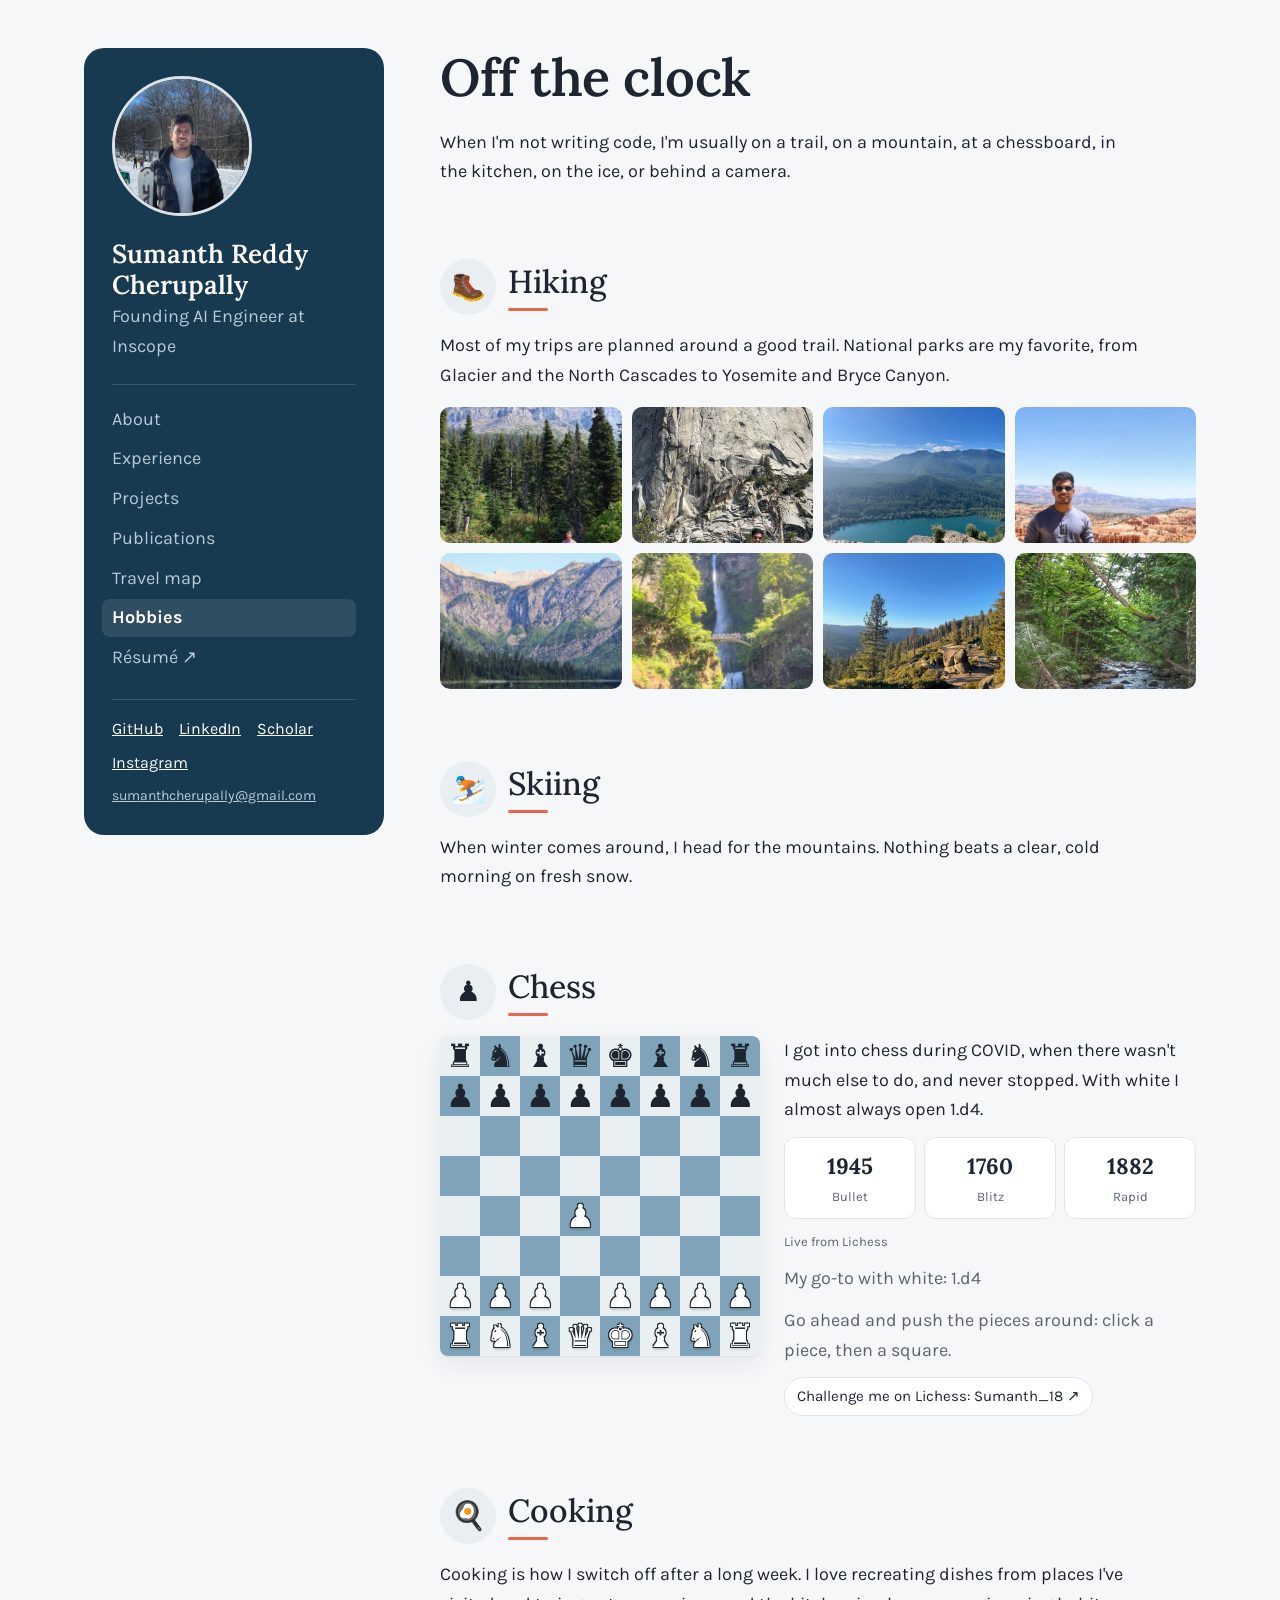
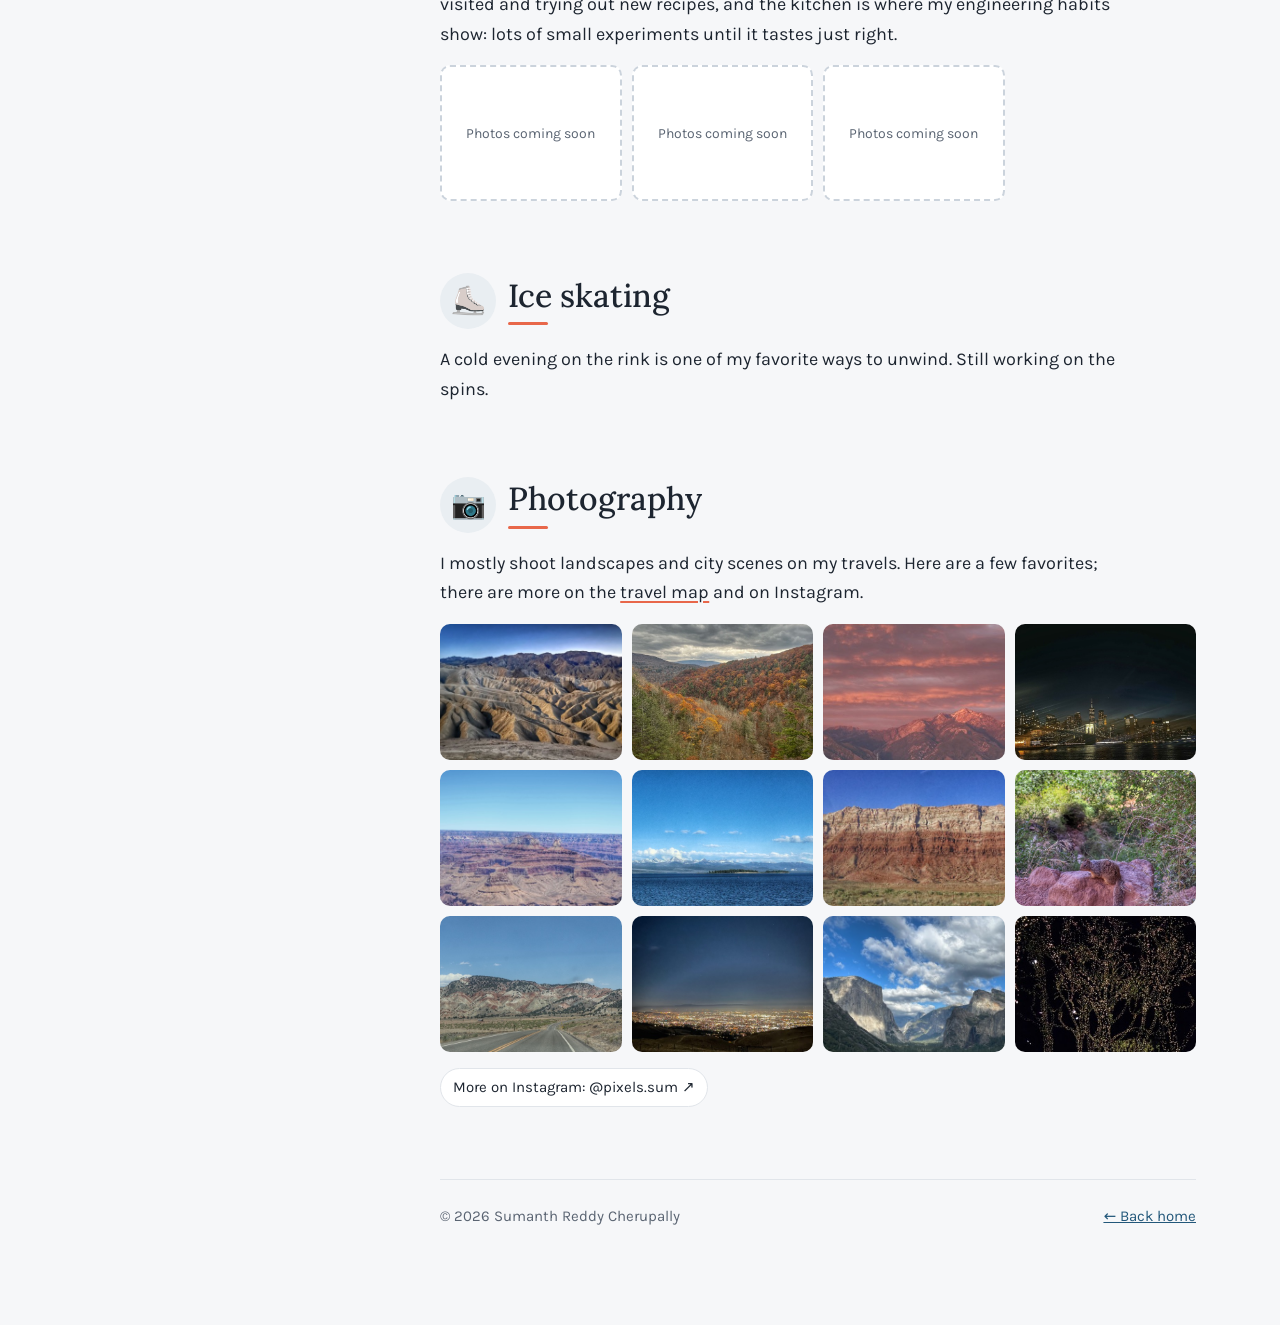
<file: hobbies.html>
<!DOCTYPE html>
<html lang="en">
<head>
  <meta charset="UTF-8">
  <meta name="viewport" content="width=device-width, initial-scale=1.0, viewport-fit=cover">
  <title>Hobbies · Sumanth Reddy Cherupally</title>
  <meta name="description" content="Chess, skiing, ice skating and photography: what Sumanth does off the clock.">
  <link rel="icon" href="data:image/svg+xml,<svg xmlns='http://www.w3.org/2000/svg' viewBox='0 0 100 100'><rect width='100' height='100' rx='22' fill='%2322577A'/><text x='50' y='68' font-size='56' font-family='Georgia' text-anchor='middle' fill='white'>S</text></svg>">
  <link rel="preconnect" href="https://fonts.googleapis.com">
  <link rel="preconnect" href="https://fonts.gstatic.com" crossorigin>
  <link rel="stylesheet" href="https://fonts.googleapis.com/css2?family=Lora:wght@500;600&family=Karla:wght@400;500;700&display=swap">
  <link rel="stylesheet" href="assets/css/style.css">
</head>
<body>
<div class="page">

  <aside class="sidebar">
    <div class="avatar-wrap">
      <img class="avatar" src="images/profile.jpg" alt="Sumanth Reddy Cherupally" width="168" height="168">
    </div>
    <div>
      <h1>Sumanth Reddy Cherupally</h1>
      <div class="role">Founding AI Engineer at Inscope</div>
    </div>
    <nav class="nav" aria-label="Main">
      <a href="index.html#about">About</a>
      <a href="index.html#experience">Experience</a>
      <a href="index.html#projects">Projects</a>
      <a href="index.html#publications">Publications</a>
      <a href="index.html#travel">Travel map</a>
      <a href="hobbies.html" class="active">Hobbies</a>
      <a href="resume.pdf" target="_blank" rel="noopener">Résumé ↗</a>
    </nav>
    <div class="links">
      <a href="https://github.com/sumanthcherupally" target="_blank" rel="noopener">GitHub</a>
      <a href="https://linkedin.com/in/sumanthcherupally" target="_blank" rel="noopener">LinkedIn</a>
      <a href="https://scholar.google.com/citations?user=wngU9-4AAAAJ&amp;hl=en" target="_blank" rel="noopener">Scholar</a>
      <a href="https://www.instagram.com/pixels.sum/" target="_blank" rel="noopener">Instagram</a>
      <a class="email" href="mailto:sumanthcherupally@gmail.com">sumanthcherupally@gmail.com</a>
    </div>
  </aside>

  <main class="content">

    <section class="section">
      <h2 class="hello">Off the clock</h2>
      <p>When I'm not writing code, I'm usually on a trail, on a mountain, at a chessboard, in the kitchen, on the ice, or behind a camera.</p>
    </section>

    <section id="hiking" class="hobby">
      <div class="hobby-title"><span class="emoji" aria-hidden="true">🥾</span><h2>Hiking</h2></div>
      <p>Most of my trips are planned around a good trail. National parks are my favorite, from Glacier and the North Cascades to Yosemite and Bryce Canyon.</p>
      <div class="gallery" data-gallery="hiking" data-title="Hiking"></div>
    </section>

    <section id="skiing" class="hobby">
      <div class="hobby-title"><span class="emoji" aria-hidden="true">⛷️</span><h2>Skiing</h2></div>
      <p>When winter comes around, I head for the mountains. Nothing beats a clear, cold morning on fresh snow.</p>
    </section>

    <section id="chess" class="hobby">
      <div class="hobby-title"><span class="emoji" aria-hidden="true">♟️</span><h2>Chess</h2></div>
      <div class="chess-row">
        <div id="chess-board" class="board" role="group" aria-label="Chess board"></div>
        <div class="chess-text">
          <p>I got into chess during COVID, when there wasn't much else to do, and never stopped. With white I almost always open 1.d4.</p>
          <div class="ratings" id="chess-ratings" aria-live="polite">
            <div class="rating"><b data-perf="bullet">1945</b><span>Bullet</span></div>
            <div class="rating"><b data-perf="blitz">1760</b><span>Blitz</span></div>
            <div class="rating"><b data-perf="rapid">1882</b><span>Rapid</span></div>
          </div>
          <p class="muted small" id="chess-games">Live from Lichess</p>
          <p class="muted" id="chess-caption"></p>
          <p class="muted">Go ahead and push the pieces around: click a piece, then a square.</p>
          <div class="chips">
            <a class="chip" href="https://lichess.org/@/Sumanth_18" target="_blank" rel="noopener">Challenge me on Lichess: Sumanth_18 ↗</a>
          </div>
        </div>
      </div>
    </section>

    <section id="cooking" class="hobby">
      <div class="hobby-title"><span class="emoji" aria-hidden="true">🍳</span><h2>Cooking</h2></div>
      <p>Cooking is how I switch off after a long week. I love recreating dishes from places I've visited and trying out new recipes, and the kitchen is where my engineering habits show: lots of small experiments until it tastes just right.</p>
      <div class="gallery" data-gallery="cooking" data-title="Cooking"></div>
    </section>

    <section id="skating" class="hobby">
      <div class="hobby-title"><span class="emoji" aria-hidden="true">⛸️</span><h2>Ice skating</h2></div>
      <p>A cold evening on the rink is one of my favorite ways to unwind. Still working on the spins.</p>
    </section>

    <section id="photography" class="hobby">
      <div class="hobby-title"><span class="emoji" aria-hidden="true">📷</span><h2>Photography</h2></div>
      <p>I mostly shoot landscapes and city scenes on my travels. Here are a few favorites; there are more on the <a href="index.html#travel">travel map</a> and on Instagram.</p>
      <div class="gallery" data-gallery="photography" data-title="Photography"></div>
      <div class="chips">
        <a class="chip" href="https://www.instagram.com/pixels.sum/" target="_blank" rel="noopener">More on Instagram: @pixels.sum ↗</a>
      </div>
    </section>

    <footer class="footer">
      <span>© <span data-year>2026</span> Sumanth Reddy Cherupally</span>
      <a href="index.html">← Back home</a>
    </footer>
  </main>
</div>

<dialog id="lightbox" class="lightbox" aria-label="Photo viewer">
  <figure class="lb-figure">
    <div class="lb-img-wrap"><img class="lb-img" alt=""></div>
    <figcaption class="lb-caption">
      <span class="lb-text"></span>
      <span class="lb-controls">
        <span class="lb-count"></span>
        <button type="button" class="lb-btn" data-step="-1" aria-label="Previous photo">←</button>
        <button type="button" class="lb-btn" data-step="1" aria-label="Next photo">→</button>
        <button type="button" class="lb-btn" data-close aria-label="Close">Close</button>
      </span>
    </figcaption>
  </figure>
</dialog>

<script src="data/hobbies.js"></script>
<script src="assets/js/main.js"></script>
</body>
</html>
</file>
<file: assets/css/style.css>
/* Layout: sidebar (photo, name, nav) beside a single reading column; stacks on phones. */
:root {
  --bg: #FAFBFC;
  --surface: #FFFFFF;
  --ink: #1D2530;
  --muted: #5A6472;
  --line: #E1E5EA;
  --accent: #22577A;
  --accent-ink: #123A54;
  --accent-soft: #E3EEF5;
  --sun: #F4B942;
  --coral: #E2725B;

  --font-display: "Lora", Georgia, serif;
  --font-body: "Karla", system-ui, -apple-system, sans-serif;

  --radius: 12px;
  --shadow: 0 1px 2px rgba(29, 37, 48, 0.06), 0 8px 24px rgba(29, 37, 48, 0.08);
}

*, *::before, *::after { box-sizing: border-box; }

html { scroll-behavior: smooth; }

body {
  margin: 0;
  background: var(--bg);
  color: var(--ink);
  font-family: var(--font-body);
  font-size: 18px;
  line-height: 1.65;
}

img { max-width: 100%; display: block; }

a { color: var(--accent); }
a:hover { color: var(--accent-ink); }
:focus-visible { outline: 2px solid var(--accent); outline-offset: 3px; border-radius: 4px; }

h1, h2, h3 { font-family: var(--font-display); line-height: 1.2; text-wrap: balance; }
h2 { font-weight: 500; font-size: 30px; margin: 0; }
h3 { font-weight: 600; font-size: 20px; margin: 0; }
p { margin: 0; max-width: 64ch; }

.muted { color: var(--muted); }

/* ---------- Page shell ---------- */
.page {
  max-width: 1160px;
  margin: 0 auto;
  padding: 48px 24px 96px;
  padding-left: max(24px, env(safe-area-inset-left));
  padding-right: max(24px, env(safe-area-inset-right));
  display: flex;
  flex-wrap: wrap;
  gap: 56px;
}

.sidebar {
  flex: 1 1 260px;
  max-width: 300px;
  min-width: 0;
  display: flex;
  flex-direction: column;
  gap: 20px;
  align-self: flex-start;
  position: sticky;
  top: 40px;
}

.content {
  flex: 999 1 520px;
  min-width: 0;
  display: flex;
  flex-direction: column;
  gap: 72px;
}

/* ---------- Sidebar ---------- */
.avatar-wrap { position: relative; width: 168px; }
.avatar {
  width: 168px;
  height: 168px;
  border-radius: 16px;
  object-fit: cover;
  object-position: center 20%;
  transition: transform 0.35s cubic-bezier(.2,.8,.2,1.4);
}
.avatar-wrap:hover .avatar { transform: rotate(-4deg) scale(1.04); }
.sticker-unused {
  position: absolute;
  right: -18px;
  bottom: -10px;
  background: var(--sun);
  color: var(--ink);
  font-size: 13px;
  font-weight: 700;
  padding: 4px 10px;
  border-radius: 999px;
  transform: rotate(6deg);
  box-shadow: var(--shadow);
  white-space: nowrap;
}

.sidebar h1 { margin: 0; font-weight: 600; font-size: 30px; }
.sidebar .role { color: var(--muted); margin-top: 2px; }

.nav {
  display: flex;
  flex-direction: column;
  gap: 2px;
  border-top: 1px solid var(--line);
  padding-top: 16px;
}
.nav a {
  text-decoration: none;
  color: var(--muted);
  padding: 4px 10px;
  margin-left: -10px;
  border-radius: 8px;
  transition: background 0.15s, color 0.15s;
}
.nav a:hover { background: var(--accent-soft); color: var(--accent-ink); }
.nav a.active { color: var(--ink); font-weight: 700; }

.links {
  display: flex;
  flex-wrap: wrap;
  gap: 8px 16px;
  border-top: 1px solid var(--line);
  padding-top: 16px;
  font-size: 16px;
}
.email { color: var(--muted); font-size: 15px; word-break: break-all; }

/* ---------- Sections ---------- */
.section { display: flex; flex-direction: column; gap: 20px; scroll-margin-top: 32px; }
.section-head { display: flex; flex-wrap: wrap; justify-content: space-between; align-items: baseline; gap: 8px 16px; }

/* Hero */
.hello { font-family: var(--font-display); font-weight: 600; font-size: 44px; line-height: 1.15; margin: 0; }
.greet {
  display: inline-block;
  color: var(--accent);
  min-width: 3ch;
  transition: opacity 0.25s, transform 0.25s;
}
.greet.out { opacity: 0; transform: translateY(-8px); }
.wave { display: inline-block; transform-origin: 70% 70%; animation: wave 2.4s ease-in-out 0.6s 2; }
@keyframes wave {
  0%, 60%, 100% { transform: rotate(0); }
  10%, 30% { transform: rotate(14deg); }
  20% { transform: rotate(-8deg); }
  40% { transform: rotate(-4deg); }
  50% { transform: rotate(10deg); }
}

.chips { display: flex; flex-wrap: wrap; gap: 8px; }
.chip {
  display: inline-flex;
  align-items: center;
  gap: 6px;
  font-size: 15px;
  padding: 6px 12px;
  border-radius: 999px;
  background: var(--surface);
  border: 1px solid var(--line);
  color: var(--ink);
  text-decoration: none;
  transition: transform 0.2s, border-color 0.2s;
}
a.chip:hover { transform: translateY(-2px); border-color: var(--accent); color: var(--ink); }

/* Off the clock tiles */
.tiles { display: grid; grid-template-columns: repeat(3, minmax(0, 1fr)); gap: 12px; }
@media (max-width: 600px) { .tiles { grid-template-columns: repeat(2, minmax(0, 1fr)); } }
.tile {
  text-decoration: none;
  color: var(--ink);
  background: var(--surface);
  border: 1px solid var(--line);
  border-radius: var(--radius);
  padding: 18px;
  display: flex;
  flex-direction: column;
  gap: 8px;
  transition: transform 0.25s cubic-bezier(.2,.8,.2,1.4), box-shadow 0.25s;
}
.tile:hover { transform: translateY(-4px) rotate(-1deg); box-shadow: var(--shadow); color: var(--ink); }
.tile .emoji { font-size: 28px; line-height: 1; }
.tile span:last-child { color: var(--muted); font-size: 15px; }

/* Experience */
.jobs { display: flex; flex-direction: column; gap: 22px; }
.job { display: flex; flex-direction: column; gap: 4px; }
.job-top { display: flex; flex-wrap: wrap; justify-content: space-between; gap: 4px 12px; }
.job-top b { font-weight: 700; }
.when { color: var(--muted); font-size: 16px; font-variant-numeric: tabular-nums; }

/* Cards */
.cards { display: grid; grid-template-columns: repeat(auto-fit, minmax(min(100%, 280px), 1fr)); gap: 16px; }
.card {
  text-decoration: none;
  color: var(--ink);
  background: var(--surface);
  border: 1px solid var(--line);
  border-radius: var(--radius);
  padding: 20px;
  display: flex;
  flex-direction: column;
  gap: 6px;
  transition: border-color 0.2s, transform 0.2s;
}
a.card:hover { border-color: var(--accent); transform: translateY(-2px); color: var(--ink); }
.card .big { font-family: var(--font-display); font-size: 28px; font-weight: 600; color: var(--accent); }
.card span { color: var(--muted); font-size: 16px; }

.pubs { display: flex; flex-direction: column; gap: 16px; }
.pub b { font-weight: 700; }

/* ---------- Travel map ---------- */
.map-stats { display: flex; gap: 16px; color: var(--muted); font-size: 16px; }
.map-stats b { color: var(--ink); font-family: var(--font-display); font-size: 20px; }
.map-stats i { font-style: normal; }

.map-shell {
  position: relative;
  border-radius: 16px;
  overflow: hidden;
  border: 1px solid var(--line);
  box-shadow: var(--shadow);
}
#travel-map { height: 460px; background: #DCE8EE; }
.map-hint {
  position: absolute;
  left: 12px;
  bottom: 12px;
  z-index: 500;
  background: rgba(255,255,255,0.92);
  color: var(--muted);
  font-size: 13px;
  padding: 4px 10px;
  border-radius: 999px;
  pointer-events: none;
  transition: opacity 0.3s;
}
.map-reset {
  position: absolute;
  right: 12px;
  top: 12px;
  z-index: 500;
  font: inherit;
  font-size: 14px;
  font-weight: 700;
  background: var(--surface);
  color: var(--ink);
  border: 1px solid var(--line);
  border-radius: 8px;
  padding: 6px 12px;
  cursor: pointer;
}
.map-reset:hover { border-color: var(--accent); }

/* Photo pin */
.pin { background: none; border: none; }
.pin-body {
  width: 44px;
  height: 44px;
  border-radius: 50%;
  border: 3px solid #FFFFFF;
  box-shadow: 0 2px 8px rgba(0,0,0,0.3);
  overflow: hidden;
  background: var(--coral);
  color: #FFFFFF;
  display: grid;
  place-items: center;
  font-weight: 700;
  font-size: 16px;
  transition: transform 0.25s cubic-bezier(.2,.8,.2,1.6);
}
.pin-body img { width: 100%; height: 100%; object-fit: cover; }
.pin:hover .pin-body, .pin.hot .pin-body { transform: scale(1.35); }
.pin-pulse {
  position: absolute;
  inset: 0;
  border-radius: 50%;
  border: 2px solid var(--coral);
  animation: pulse 2.4s ease-out infinite;
  pointer-events: none;
}
@keyframes pulse {
  from { transform: scale(1); opacity: 0.8; }
  to { transform: scale(2.2); opacity: 0; }
}

/* Hover card (Leaflet tooltip) */
.leaflet-tooltip.place-tip {
  padding: 0;
  border: none;
  border-radius: 14px;
  box-shadow: 0 12px 32px rgba(0,0,0,0.25);
  overflow: hidden;
  width: 240px;
  white-space: normal;
  font-family: var(--font-body);
  animation: pop 0.22s cubic-bezier(.2,.8,.2,1.3);
}
.leaflet-tooltip.place-tip::before { display: none; }
@keyframes pop { from { transform: scale(0.85); opacity: 0; } to { transform: scale(1); opacity: 1; } }
.tip-photo { height: 150px; overflow: hidden; background: linear-gradient(135deg, var(--accent), var(--coral)); display: grid; place-items: center; color: #FFFFFF; font-size: 14px; }
.tip-photo img { width: 100%; height: 100%; object-fit: cover; animation: kenburns 6s ease-out forwards; }
@keyframes kenburns { from { transform: scale(1); } to { transform: scale(1.15); } }
.tip-body { padding: 12px 14px 14px; display: flex; flex-direction: column; gap: 2px; color: var(--ink); }
.tip-body b { font-family: var(--font-display); font-size: 18px; }
.tip-body .tip-meta { color: var(--muted); font-size: 13px; }
.tip-body .tip-note { font-size: 14px; line-height: 1.45; margin-top: 4px; }
.tip-body .tip-cta { color: var(--accent); font-size: 13px; font-weight: 700; margin-top: 6px; }

.place-list { display: flex; flex-wrap: wrap; gap: 8px; }
.place-list button { font: inherit; cursor: pointer; }
.place-list .chip.hot { border-color: var(--coral); background: #FDF0EC; }

/* ---------- Lightbox ---------- */
.lightbox {
  border: none;
  padding: 0;
  background: transparent;
  max-width: min(960px, 92vw);
  width: 100%;
}
.lightbox::backdrop { background: rgba(12, 16, 22, 0.86); }
.lb-figure { margin: 0; display: flex; flex-direction: column; gap: 10px; }
.lb-img-wrap { overflow: hidden; border-radius: 12px; background: #000; }
.lb-img {
  width: 100%;
  max-height: 76vh;
  object-fit: contain;
  transition: transform 0.4s ease;
  cursor: zoom-in;
}
.lb-img.zoomed { transform: scale(1.8); cursor: zoom-out; }
.lb-caption { color: #E8ECF1; font-size: 16px; display: flex; justify-content: space-between; gap: 12px; }
.lb-controls { display: flex; gap: 8px; }
.lb-btn {
  font: inherit;
  font-size: 15px;
  font-weight: 700;
  background: rgba(255,255,255,0.12);
  color: #FFFFFF;
  border: 1px solid rgba(255,255,255,0.25);
  border-radius: 8px;
  padding: 6px 14px;
  cursor: pointer;
}
.lb-btn:hover { background: rgba(255,255,255,0.22); }

/* ---------- Hobbies page ---------- */
.hobby { display: flex; flex-direction: column; gap: 16px; scroll-margin-top: 32px; }
.hobby-title { display: flex; align-items: center; gap: 12px; }
.hobby-title .emoji { font-size: 34px; line-height: 1; }

.chess-row { display: flex; flex-wrap: wrap; gap: 24px; align-items: flex-start; }
.board {
  width: min(320px, 100%);
  aspect-ratio: 1;
  display: grid;
  grid-template-columns: repeat(8, 1fr);
  grid-template-rows: repeat(8, 1fr);
  border-radius: 8px;
  overflow: hidden;
  box-shadow: var(--shadow);
  flex: 0 0 auto;
}
.sq { display: grid; place-items: center; font-size: clamp(20px, 4.4vw, 32px); line-height: 1; user-select: none; }
.sq.light { background: #EAEFF2; }
.sq.dark { background: #7FA3B8; }
.sq.hl { box-shadow: inset 0 0 0 3px var(--sun); }
.sq { border: none; padding: 0; font-family: "Segoe UI Symbol", "DejaVu Sans", "Arial Unicode MS", sans-serif; }
.piece { cursor: grab; transition: transform 0.15s; font-variant-emoji: text; }
.piece.black { color: #1D2530; }
.piece.white {
  color: #FFFFFF;
  text-shadow: -1px -1px 0 #1D2530, 1px -1px 0 #1D2530, -1px 1px 0 #1D2530, 1px 1px 0 #1D2530, 0 2px 3px rgba(0,0,0,0.3);
}
.piece:hover { transform: scale(1.18); }
.chess-text { flex: 1 1 260px; min-width: 0; display: flex; flex-direction: column; gap: 12px; }

.gallery { display: grid; grid-template-columns: repeat(auto-fill, minmax(160px, 1fr)); gap: 10px; }
.gallery button {
  padding: 0;
  border: none;
  border-radius: 10px;
  overflow: hidden;
  aspect-ratio: 4 / 3;
  cursor: zoom-in;
  background: var(--accent-soft);
}
.gallery img { width: 100%; height: 100%; object-fit: cover; transition: transform 0.4s ease; }
.gallery button:hover img { transform: scale(1.08); }
.placeholder {
  aspect-ratio: 4 / 3;
  border-radius: 10px;
  border: 2px dashed var(--line);
  display: grid;
  place-items: center;
  color: var(--muted);
  font-size: 14px;
  text-align: center;
  padding: 8px;
}

.footer { border-top: 1px solid var(--line); padding-top: 24px; color: var(--muted); font-size: 15px; display: flex; flex-wrap: wrap; justify-content: space-between; gap: 8px; }

/* ---------- Phones ---------- */
@media (max-width: 860px) {
  .page { padding-top: 28px; gap: 40px; }
  .sidebar { position: static; max-width: none; }
  .nav { flex-direction: row; flex-wrap: wrap; gap: 4px 12px; }
  .hello { font-size: 36px; }
  #travel-map { height: 380px; }
}

@media (prefers-reduced-motion: reduce) {
  *, *::before, *::after { animation: none !important; transition: none !important; }
  html { scroll-behavior: auto; }
}

/* =====================================================================
   Calm pass: navy sidebar card, one coral accent used sparingly,
   white cards and tiles, timeline for experience.
   ===================================================================== */
:root {
  --bg: #F6F7F9;
  --panel: #173A50;
  --panel-ink: #FFFFFF;
  --panel-muted: #B8CAD6;
  --coral: #E8674A;
}

/* Sidebar: navy card */
.sidebar {
  flex: 1 1 300px;
  max-width: 330px;
  background: var(--panel);
  color: var(--panel-ink);
  border-radius: 20px;
  padding: 28px;
  gap: 22px;
}
.avatar-wrap { width: 140px; }
.avatar { width: 140px; height: 140px; border-radius: 50%; border: 3px solid rgba(255, 255, 255, 0.85); }
.avatar-wrap:hover .avatar { transform: rotate(-3deg) scale(1.03); }
.sidebar h1 { color: var(--panel-ink); font-size: 26px; }
.sidebar .role { color: var(--panel-muted); }
.nav, .links { border-top-color: rgba(255, 255, 255, 0.14); }
.nav a { color: var(--panel-muted); }
.nav a:hover { background: rgba(255, 255, 255, 0.08); color: var(--panel-ink); }
.nav a.active { color: var(--panel-ink); background: rgba(255, 255, 255, 0.1); }
.links a { color: var(--panel-ink); }
.links a:hover { color: #FFFFFF; opacity: 0.8; }
.links .email { color: var(--panel-muted); font-size: 14px; }

/* Headings */
.hello { font-size: 52px; letter-spacing: -0.01em; }
.content h2:not(.hello) { font-size: 32px; position: relative; padding-bottom: 10px; }
.content h2:not(.hello)::after {
  content: "";
  position: absolute;
  left: 0;
  bottom: 0;
  width: 40px;
  height: 3px;
  border-radius: 3px;
  background: var(--coral);
}

/* Experience timeline */
.jobs { gap: 0; border-left: 2px solid var(--line); margin-left: 7px; }
.job { position: relative; padding: 0 0 26px 26px; }
.job::before {
  content: "";
  position: absolute;
  left: -8px;
  top: 7px;
  width: 14px;
  height: 14px;
  border-radius: 50%;
  background: var(--bg);
  border: 2px solid var(--panel);
}
.job:first-child::before { background: var(--coral); border-color: var(--coral); }
.job-top b { font-size: 19px; }

/* Cards and tiles: white, quiet, lift on hover */
.card { border-radius: 16px; padding: 24px; }
.card .big { font-size: 36px; color: var(--panel); }
a.card:hover, .card:hover { transform: translateY(-3px); box-shadow: var(--shadow); border-color: var(--line); }

.tile { border-radius: 16px; padding: 20px; }
.tile .emoji { font-size: 32px; transition: transform 0.3s cubic-bezier(.2,.8,.2,1.6); }
.tile:hover .emoji { transform: scale(1.15) rotate(-8deg); }
.tile b { font-family: var(--font-display); font-size: 19px; }
.tile:hover { transform: translateY(-3px); }

.map-shell { border-radius: 18px; }

.hobby-title .emoji {
  width: 56px;
  height: 56px;
  border-radius: 50%;
  display: grid;
  place-items: center;
  font-size: 28px;
  background: #E9EEF2;
}
.placeholder { background: var(--surface); border-color: #CBD3DC; }

@media (max-width: 860px) {
  .sidebar { position: relative; top: auto; max-width: none; padding: 22px; }
  .hello { font-size: 40px; }
}

/* ---------- Project picture cards ---------- */
.project-grid {
  display: grid;
  grid-template-columns: repeat(4, minmax(0, 1fr));
  gap: 12px;
}
.project {
  position: relative;
  padding: 0;
  border: none;
  border-radius: 14px;
  overflow: hidden;
  aspect-ratio: 4 / 3;
  cursor: pointer;
  background: var(--panel);
  font: inherit;
  text-align: left;
  color: #FFFFFF;
  box-shadow: 0 1px 2px rgba(29, 37, 48, 0.08);
  transition: transform 0.25s ease, box-shadow 0.25s ease;
}
.project img {
  width: 100%;
  height: 100%;
  object-fit: cover;
  transition: transform 0.5s ease, filter 0.3s ease;
}
.project-label {
  position: absolute;
  inset: auto 0 0 0;
  padding: 36px 14px 12px;
  display: flex;
  flex-direction: column;
  gap: 2px;
  background: linear-gradient(to top, rgba(12, 28, 40, 0.92) 0%, rgba(12, 28, 40, 0.75) 55%, rgba(12, 28, 40, 0) 100%);
  transform: translateY(100%);
  transition: transform 0.3s ease;
}
.project-label b { font-family: var(--font-display); font-size: 16px; font-weight: 600; line-height: 1.25; }
.project-label span { font-size: 13px; line-height: 1.35; color: #D3DEE6; }
.project:hover, .project:focus-visible { transform: translateY(-3px); box-shadow: var(--shadow); }
.project:hover img, .project:focus-visible img { transform: scale(1.06); filter: brightness(0.85); }
.project:hover .project-label, .project:focus-visible .project-label { transform: translateY(0); }

/* No hover on touch screens: keep the name visible */
@media (hover: none) {
  .project-label { transform: none; }
}

/* ---------- Project details panel ---------- */
.project-panel {
  border: none;
  padding: 0;
  border-radius: 20px;
  width: min(640px, 92vw);
  max-height: 88vh;
  overflow: auto;
  background: var(--surface);
  color: var(--ink);
  box-shadow: 0 24px 64px rgba(0, 0, 0, 0.3);
}
.project-panel::backdrop { background: rgba(12, 20, 28, 0.6); }
.project-panel[open] { animation: pop 0.22s cubic-bezier(.2,.8,.2,1.2); }
.pp-art { aspect-ratio: 16 / 7; overflow: hidden; background: var(--panel); }
.pp-art img { width: 100%; height: 100%; object-fit: cover; }
.pp-body { padding: 24px 28px 28px; display: flex; flex-direction: column; gap: 12px; }
.pp-where { color: var(--muted); font-size: 14px; }
.pp-body h3 { font-size: 26px; font-weight: 600; }
.pp-body ul { margin: 0; padding-left: 20px; display: flex; flex-direction: column; gap: 6px; color: #3F4855; font-size: 17px; }
.pp-tags { display: flex; flex-wrap: wrap; gap: 6px; }
.pp-tags span { font-size: 13px; padding: 3px 10px; border-radius: 999px; background: #E9EEF2; color: var(--ink); }
.pp-links { display: flex; flex-wrap: wrap; gap: 16px; font-weight: 700; font-size: 16px; }
.pp-close {
  position: absolute;
  top: 12px;
  right: 12px;
  width: 36px;
  height: 36px;
  border-radius: 50%;
  border: none;
  background: rgba(255, 255, 255, 0.92);
  color: var(--ink);
  font-size: 22px;
  line-height: 1;
  cursor: pointer;
}
.pp-close:hover { background: #FFFFFF; }

@media (max-width: 860px) {
  .project-grid { grid-template-columns: repeat(2, minmax(0, 1fr)); }
}

/* Links inside running text: soft underline that darkens on hover */
.content p a {
  color: inherit;
  text-decoration-line: underline;
  text-decoration-color: var(--coral);
  text-decoration-thickness: 2px;
  text-underline-offset: 3px;
  transition: color 0.15s, text-decoration-color 0.15s;
}
.content p a:hover { color: var(--coral); }

/* ---------- Travel map v2: square markers, stacked clusters, collage cards ---------- */
.sq-pin, .sq-cluster { background: none; border: none; }
.sq-pin span {
  display: block;
  width: 16px;
  height: 16px;
  border-radius: 4px;
  background: var(--panel);
  border: 2px solid #FFFFFF;
  box-shadow: 0 1px 4px rgba(0, 0, 0, 0.35);
  transition: transform 0.25s cubic-bezier(.2,.8,.2,1.5), background 0.2s;
}
.sq-pin:hover span { transform: scale(1.5) rotate(8deg); background: var(--coral); }

.sq-cluster { display: grid; place-items: center; }
.sq-cluster .stack { position: relative; width: 22px; height: 22px; transition: transform 0.25s cubic-bezier(.2,.8,.2,1.5); }
.sq-cluster .stack i {
  position: absolute;
  inset: 0;
  border-radius: 5px;
  border: 2px solid #FFFFFF;
  box-shadow: 0 1px 4px rgba(0, 0, 0, 0.3);
  background: var(--panel);
  transition: transform 0.3s cubic-bezier(.2,.8,.2,1.4);
}
.sq-cluster .stack i:nth-child(1) { transform: translate(-4px, 4px) rotate(-8deg); background: #7FA3B8; }
.sq-cluster .stack i:nth-child(2) { transform: translate(-2px, 2px) rotate(-3deg); background: #4F7A93; }
.sq-cluster b {
  position: absolute;
  top: -6px;
  right: -8px;
  min-width: 18px;
  height: 18px;
  padding: 0 5px;
  border-radius: 9px;
  background: var(--coral);
  color: #FFFFFF;
  font: 700 11px/18px var(--font-body);
  text-align: center;
  box-shadow: 0 1px 3px rgba(0, 0, 0, 0.25);
}
.sq-cluster:hover .stack { transform: scale(1.25); }
.sq-cluster:hover .stack i:nth-child(1) { transform: translate(-9px, 6px) rotate(-14deg); }
.sq-cluster:hover .stack i:nth-child(2) { transform: translate(-4px, 3px) rotate(-6deg); }

/* Smoother cluster split/merge than the plugin default */
.leaflet-cluster-anim .leaflet-marker-icon, .leaflet-cluster-anim .leaflet-marker-shadow {
  transition: transform 0.35s cubic-bezier(.2,.8,.2,1), opacity 0.3s ease-in;
}
.leaflet-fade-anim .leaflet-tile { transition: opacity 0.3s linear; }

/* Collage inside the hover card */
.leaflet-tooltip.place-tip { width: 260px; }
.collage { display: grid; gap: 3px; height: 170px; background: #FFFFFF; overflow: hidden; }
.collage img { width: 100%; height: 100%; object-fit: cover; min-height: 0; animation: kenburns 6s ease-out forwards; }
.collage.n1 { grid-template-columns: 1fr; }
.collage.n2 { grid-template-columns: 1fr 1fr; }
.collage.n3 { grid-template-columns: 2fr 1fr; grid-template-rows: 1fr 1fr; }
.collage.n3 img:first-child { grid-row: span 2; }
.collage.n4 { grid-template-columns: 1fr 1fr; grid-template-rows: 1fr 1fr; }
.collage img:nth-child(2) { animation-delay: 0.15s; }
.collage img:nth-child(3) { animation-delay: 0.3s; }
.collage img:nth-child(4) { animation-delay: 0.45s; }

.place-list .chip .muted { font-size: 13px; }
.leaflet-tooltip.place-tip.leaflet-tooltip-bottom { animation-name: pop-down; }
@keyframes pop-down { from { transform: scale(0.85) translateY(-6px); opacity: 0; } to { transform: scale(1); opacity: 1; } }

/* ---------- Map hover card (positioned by travel.js, clamped inside the map) ---------- */
.map-card {
  position: absolute;
  top: 0;
  left: 0;
  z-index: 600;
  width: 260px;
  border-radius: 14px;
  overflow: hidden;
  background: var(--surface);
  box-shadow: 0 12px 32px rgba(0, 0, 0, 0.22);
  pointer-events: none;
  opacity: 0;
  visibility: hidden;
  transition: opacity 0.16s ease, visibility 0s linear 0.16s;
}
.map-card.show { opacity: 1; visibility: visible; transition: opacity 0.16s ease, visibility 0s; }
.map-card .collage, .map-card .tip-body { transform-origin: var(--ox, 50%) 100%; }
.map-card.show .collage, .map-card.show .tip-body { animation: card-in 0.22s cubic-bezier(.2,.8,.2,1.15); }
@keyframes card-in { from { transform: scale(0.94); opacity: 0.4; } to { transform: scale(1); opacity: 1; } }
.map-card .collage { height: 160px; }
.map-card .collage img { animation: kenburns 7s ease-out forwards; }
@media (max-width: 480px) { .map-card { width: 220px; } .map-card .collage { height: 130px; } }

/* Lichess ratings on the Hobbies page */
.ratings { display: grid; grid-template-columns: repeat(3, minmax(0, 1fr)); gap: 8px; }
.rating { background: #fff; border: 1px solid var(--line, #E3E8ED); border-radius: 12px; padding: 10px 8px; text-align: center; display: flex; flex-direction: column; gap: 2px; }
.rating b { font-family: var(--font-display); font-size: 22px; color: var(--ink); }
.rating span { font-size: 13px; color: var(--muted); }
.small { font-size: 13px; }
</file>
